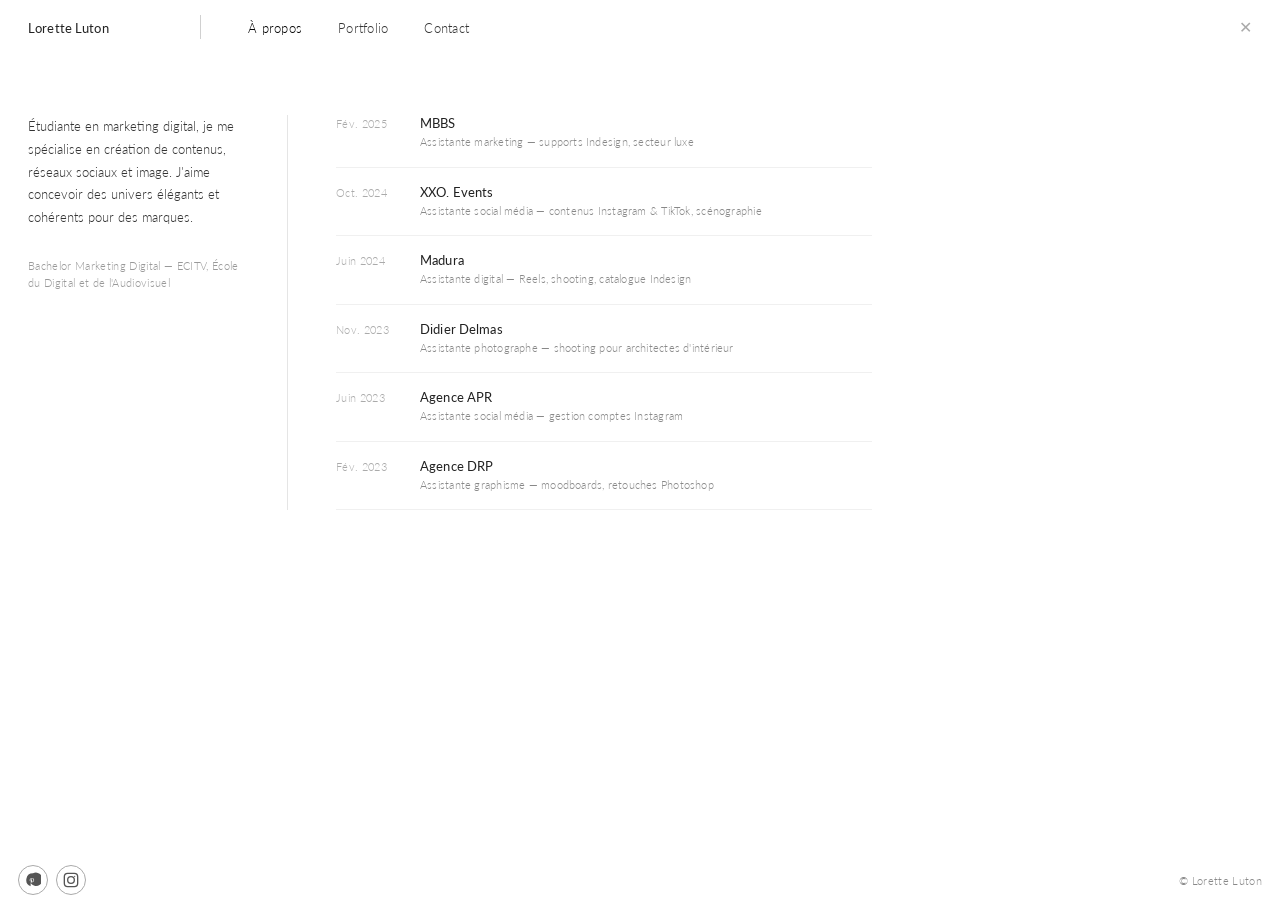
<file: about.html>
<!DOCTYPE html>
<html lang="fr">
<head>
<meta charset="UTF-8" />
<meta name="viewport" content="width=device-width, initial-scale=1.0"/>
<title>Lorette Luton — à propos</title>
<link rel="stylesheet" href="style.css" />
<link href="https://fonts.googleapis.com/css2?family=Lato:wght@300;400&display=swap" rel="stylesheet"/>
</head>
<body>

<nav class="navbar">
  <div class="nav-brand">
    <a href="bio.html">Lorette Luton</a>
  </div>
  <ul class="nav-links">
   <li><a href="about.html" class="active">À propos</a></li>
    <li><a href="portfolio.html">Portfolio</a></li>
    <li><a href="contact.html">Contact</a></li>
  </ul>
  <button class="btn-close" aria-label="Fermer">&#10005;</button>
</nav>

<main class="about-main">
  <div class="about-grid">

    <div class="about-left">
      <p class="about-intro">Étudiante en marketing digital, je me spécialise en création de contenus, réseaux sociaux et image. J'aime concevoir des univers élégants et cohérents pour des marques.</p>
      <p class="about-school">Bachelor Marketing Digital — ECITV, École du Digital et de l'Audiovisuel</p>
    </div>

    <div class="about-right">
      <ul class="experience-list">

        <li class="experience-item">
          <span class="exp-date">Fév. 2025</span>
          <div class="exp-body">
            <span class="exp-company">MBBS</span>
            <span class="exp-role">Assistante marketing — supports Indesign, secteur luxe</span>
          </div>
        </li>

        <li class="experience-item">
          <span class="exp-date">Oct. 2024</span>
          <div class="exp-body">
            <span class="exp-company">XXO. Events</span>
            <span class="exp-role">Assistante social média — contenus Instagram & TikTok, scénographie</span>
          </div>
        </li>

        <li class="experience-item">
          <span class="exp-date">Juin 2024</span>
          <div class="exp-body">
            <span class="exp-company">Madura</span>
            <span class="exp-role">Assistante digital — Reels, shooting, catalogue Indesign</span>
          </div>
        </li>

        <li class="experience-item">
          <span class="exp-date">Nov. 2023</span>
          <div class="exp-body">
            <span class="exp-company">Didier Delmas</span>
            <span class="exp-role">Assistante photographe — shooting pour architectes d'intérieur</span>
          </div>
        </li>

        <li class="experience-item">
          <span class="exp-date">Juin 2023</span>
          <div class="exp-body">
            <span class="exp-company">Agence APR</span>
            <span class="exp-role">Assistante social média — gestion comptes Instagram</span>
          </div>
        </li>

        <li class="experience-item">
          <span class="exp-date">Fév. 2023</span>
          <div class="exp-body">
            <span class="exp-company">Agence DRP</span>
            <span class="exp-role">Assistante graphisme — moodboards, retouches Photoshop</span>
          </div>
        </li>

      </ul>
    </div>

  </div>
</main>

<footer class="footer">
  <div class="footer-left">
    <a href="https://pinterest.com" class="social-btn" target="_blank" aria-label="Pinterest">
      <svg width="16" height="16" viewBox="0 0 24 24" fill="currentColor">
        <path d="M12 2a10 10 0 00-3.516 19.38c-.048-.823-.09-2.086.019-2.985.098-.82.634-5.23.634-5.23s-.162-.324-.162-.804c0-.754.437-1.318.981-1.318.462 0 .685.347.685.763 0 .465-.296 1.16-.449 1.805-.128.543.272.986.807.986.968 0 1.713-1.02 1.713-2.492 0-1.303-.937-2.215-2.275-2.215-1.55 0-2.46 1.162-2.46 2.363 0 .468.18.971.405 1.243a.163.163 0 01.037.156c-.04.172-.13.543-.148.619-.023.097-.075.118-.174.071-.65-.303-1.056-1.253-1.056-2.016 0-1.642 1.193-3.15 3.44-3.15 1.805 0 3.208 1.287 3.208 3.008 0 1.795-1.132 3.239-2.705 3.239-.528 0-1.025-.274-1.194-.597l-.325 1.239c-.117.452-.434 1.018-.647 1.363A10 10 0 1012 2z"/>
      </svg>
    </a>
    <a href="https://instagram.com" class="social-btn" target="_blank" aria-label="Instagram">
      <svg width="16" height="16" viewBox="0 0 24 24" fill="none" stroke="currentColor" stroke-width="2" stroke-linecap="round" stroke-linejoin="round">
        <rect x="2" y="2" width="20" height="20" rx="5" ry="5"/>
        <circle cx="12" cy="12" r="5"/>
        <circle cx="17.5" cy="6.5" r="1" fill="currentColor" stroke="none"/>
      </svg>
    </a>
  </div>
  <div class="footer-right">
    &copy; Lorette Luton
  </div>
</footer>

</body>
</html>
</file>
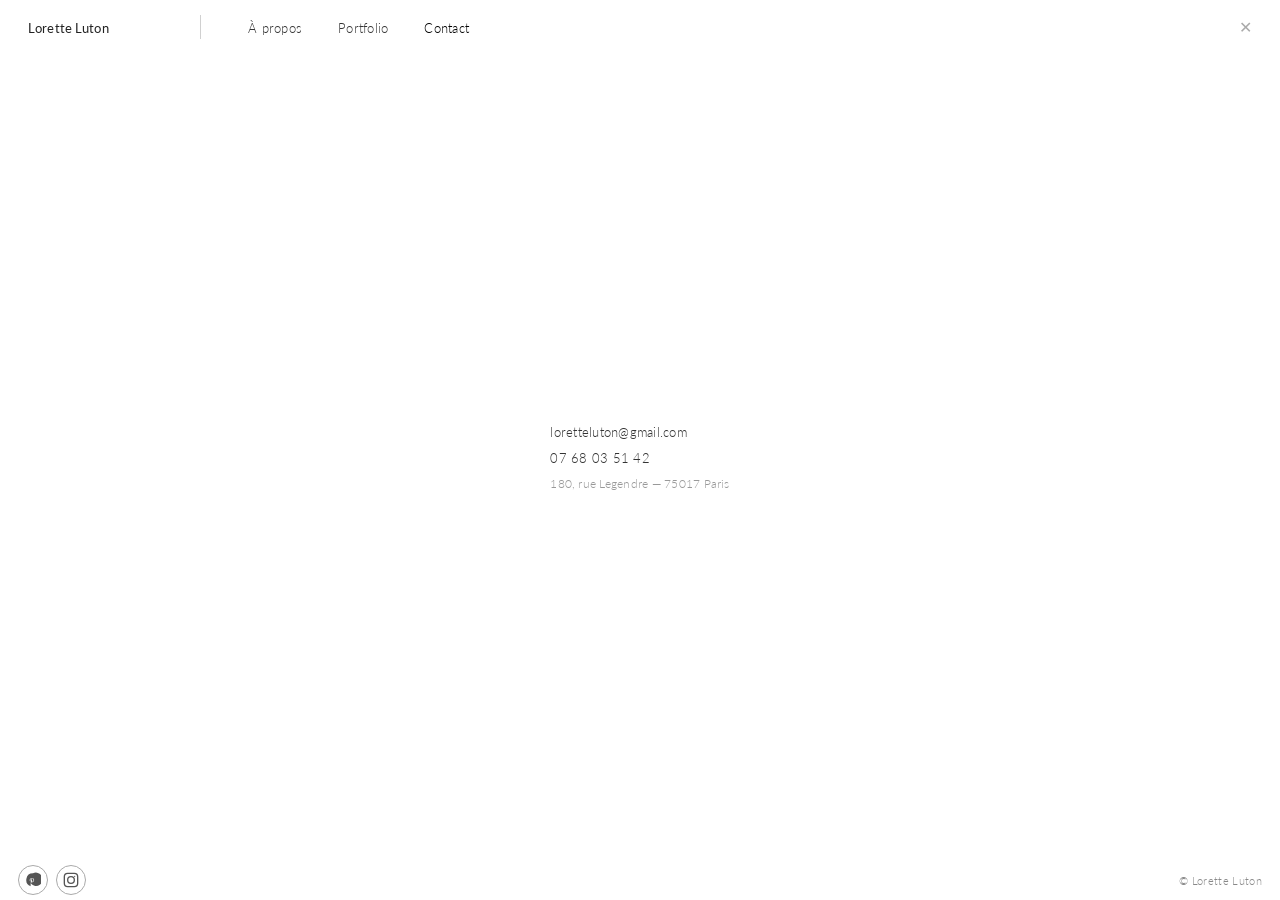
<file: contact.html>
<!DOCTYPE html>
<html lang="fr">
<head>
<meta charset="UTF-8" />
<meta name="viewport" content="width=device-width, initial-scale=1.0"/>
<title>Lorette Luton — Contact</title>
<link rel="stylesheet" href="style.css" />
<link href="https://fonts.googleapis.com/css2?family=Lato:wght@300;400&display=swap" rel="stylesheet"/>
</head>
<body>

<nav class="navbar">
  <div class="nav-brand">
    <a href="bio.html">Lorette Luton</a>
  </div>
  <ul class="nav-links">
    <li><a href="about.html">À propos</a></li>
    <li><a href="portfolio.html">Portfolio</a></li>
    <li><a href="contact.html" class="active">Contact</a></li>
  </ul>
  <button class="btn-close" aria-label="Fermer">&#10005;</button>
</nav>

<main class="contact-main">
  <div class="contact-block">
    <a href="mailto:loretteluton@gmail.com" class="contact-line">loretteluton@gmail.com</a>
    <a href="tel:+33768035142" class="contact-line">07 68 03 51 42</a>
    <span class="contact-line contact-address">180, rue Legendre — 75017 Paris</span>
  </div>
</main>

<footer class="footer">
  <div class="footer-left">
    <a href="https://pinterest.com" class="social-btn" target="_blank" aria-label="Pinterest">
      <svg width="16" height="16" viewBox="0 0 24 24" fill="currentColor">
        <path d="M12 2a10 10 0 00-3.516 19.38c-.048-.823-.09-2.086.019-2.985.098-.82.634-5.23.634-5.23s-.162-.324-.162-.804c0-.754.437-1.318.981-1.318.462 0 .685.347.685.763 0 .465-.296 1.16-.449 1.805-.128.543.272.986.807.986.968 0 1.713-1.02 1.713-2.492 0-1.303-.937-2.215-2.275-2.215-1.55 0-2.46 1.162-2.46 2.363 0 .468.18.971.405 1.243a.163.163 0 01.037.156c-.04.172-.13.543-.148.619-.023.097-.075.118-.174.071-.65-.303-1.056-1.253-1.056-2.016 0-1.642 1.193-3.15 3.44-3.15 1.805 0 3.208 1.287 3.208 3.008 0 1.795-1.132 3.239-2.705 3.239-.528 0-1.025-.274-1.194-.597l-.325 1.239c-.117.452-.434 1.018-.647 1.363A10 10 0 1012 2z"/>
      </svg>
    </a>
    <a href="https://instagram.com" class="social-btn" target="_blank" aria-label="Instagram">
      <svg width="16" height="16" viewBox="0 0 24 24" fill="none" stroke="currentColor" stroke-width="2" stroke-linecap="round" stroke-linejoin="round">
        <rect x="2" y="2" width="20" height="20" rx="5" ry="5"/>
        <circle cx="12" cy="12" r="5"/>
        <circle cx="17.5" cy="6.5" r="1" fill="currentColor" stroke="none"/>
      </svg>
    </a>
  </div>
  <div class="footer-right">
    &copy; Lorette Luton
  </div>
</footer>

</body>
</html>
</file>
<file: style.css>
*, *::before, *::after {
  margin: 0;
  padding: 0;
  box-sizing: border-box;
}

html, body {
  height: 100%;
}

body {
  background: #ffffff;
  color: #222222;
  font-family: 'Lato', 'Helvetica Neue', Helvetica, Arial, sans-serif;
  font-weight: 300;
  font-size: 13px;
  -webkit-font-smoothing: antialiased;
}

a {
  color: inherit;
  text-decoration: none;
}

/* NAVBAR */
.navbar {
  position: fixed;
  top: 0;
  left: 0;
  right: 0;
  z-index: 1000;
  height: 55px;
  background: #ffffff;
  display: flex;
  align-items: center;
  padding: 0 28px;
}

.navbar::after {
  content: '';
  position: absolute;
  left: 200px;
  top: 15px;
  height: 24px;
  width: 1px;
  background: #d0d0d0;
}

.nav-brand a {
  font-size: 13px;
  font-weight: 400;
  letter-spacing: 0.01em;
  color: #222;
  width: 170px;
  display: block;
  transition: color 0.15s;
}

.nav-brand a:hover {
  color: #888;
}

.nav-links {
  list-style: none;
  display: flex;
  align-items: center;
  gap: 0;
  margin-left: 32px;
}

.nav-links > li > a {
  display: flex;
  align-items: center;
  gap: 5px;
  font-size: 13px;
  font-weight: 300;
  color: #333;
  padding: 0 18px;
  height: 55px;
  letter-spacing: 0.02em;
  transition: color 0.15s;
}

.nav-links > li > a:hover,
.nav-links > li > a.active {
  color: #000;
}

.btn-close {
  position: absolute;
  right: 20px;
  top: 50%;
  transform: translateY(-50%);
  background: none;
  border: none;
  font-size: 16px;
  color: #aaa;
  cursor: pointer;
  line-height: 1;
  padding: 4px 8px;
  transition: color 0.15s;
}

.btn-close:hover {
  color: #333;
}

/* FOOTER */
.footer {
  position: fixed;
  bottom: 0;
  left: 0;
  right: 0;
  height: 40px;
  background: #ffffff;
  display: flex;
  align-items: center;
  justify-content: space-between;
  padding: 0 18px;
  z-index: 1000;
}

.footer-left {
  display: flex;
  align-items: center;
  gap: 8px;
}

.social-btn {
  display: flex;
  align-items: center;
  justify-content: center;
  width: 30px;
  height: 30px;
  border: 1.5px solid #aaa;
  border-radius: 50%;
  color: #555;
  transition: border-color 0.15s, color 0.15s;
}

.social-btn:hover {
  border-color: #222;
  color: #222;
}

.footer-right {
  font-size: 11px;
  font-weight: 300;
  color: #888;
  letter-spacing: 0.03em;
}

/* INDEX — SCROLL SNAPPING */
.portfolio-scroll {
  position: fixed;
  top: 55px;
  left: 0;
  right: 0;
  bottom: 40px;
  overflow-y: scroll;
  scroll-snap-type: y mandatory;
  -webkit-overflow-scrolling: touch;
  z-index: 1;
}

.slide {
  position: relative;
  width: 100%;
  height: 100%;
  scroll-snap-align: start;
  display: flex;
  flex-direction: column;
}

/* Index : cover, fond blanc */
.slide-img {
  width: 100%;
  flex: 1;
  object-fit: cover;
  object-position: center top;
  display: block;
  min-height: 0;
  background: #ffffff;
}

.slide-caption {
  flex-shrink: 0;
  height: 32px;
  display: flex;
  align-items: center;
  padding: 0 18px;
  font-size: 11px;
  font-weight: 300;
  color: #888;
  letter-spacing: 0.05em;
  background: #fff;
}

/* Portfolio dark : contain, fond noir */
.dark-scroll .slide-img {
  object-fit: contain;
  object-position: center top;
  background: #0a0a0a;
}

.dark-scroll .dark-caption {
  background: #0a0a0a;
  color: #555;
}

/* ABOUT */
.about-main {
  padding-top: 55px;
  padding-bottom: 40px;
  min-height: 100vh;
  display: flex;
  align-items: flex-start;
}

.about-grid {
  display: grid;
  grid-template-columns: 260px 1fr;
  gap: 0;
  width: 100%;
  padding: 60px 28px 40px;
  max-width: 900px;
}

.about-left {
  padding-right: 48px;
  border-right: 1px solid #e5e5e5;
}

.about-intro {
  font-size: 13px;
  font-weight: 300;
  line-height: 1.75;
  color: #333;
  margin-bottom: 28px;
}

.about-school {
  font-size: 11px;
  font-weight: 300;
  color: #999;
  letter-spacing: 0.03em;
  line-height: 1.6;
}

.about-right {
  padding-left: 48px;
}

.experience-list {
  list-style: none;
  display: flex;
  flex-direction: column;
  gap: 0;
}

.experience-item {
  display: flex;
  align-items: baseline;
  gap: 24px;
  padding: 16px 0;
  border-bottom: 1px solid #f0f0f0;
}

.experience-item:first-child {
  padding-top: 0;
}

.exp-date {
  font-size: 11px;
  font-weight: 300;
  color: #aaa;
  letter-spacing: 0.03em;
  white-space: nowrap;
  min-width: 60px;
}

.exp-body {
  display: flex;
  flex-direction: column;
  gap: 3px;
}

.exp-company {
  font-size: 13px;
  font-weight: 400;
  color: #222;
  letter-spacing: 0.01em;
}

.exp-role {
  font-size: 11px;
  font-weight: 300;
  color: #888;
  letter-spacing: 0.02em;
  line-height: 1.5;
}

/* CONTACT */
.contact-main {
  padding-top: 55px;
  padding-bottom: 40px;
  height: 100vh;
  display: flex;
  align-items: center;
  justify-content: center;
  gap: 80px;
  padding-left: 28px;
  padding-right: 28px;
}

.contact-block {
  display: flex;
  flex-direction: column;
  gap: 10px;
}

.contact-line {
  font-size: 13px;
  font-weight: 300;
  color: #333;
  letter-spacing: 0.02em;
  transition: color 0.15s;
}

a.contact-line:hover {
  color: #000;
}

.contact-address {
  color: #999;
  font-size: 12px;
}

.contact-photo {
  width: 260px;
  height: 340px;
  object-fit: cover;
  object-position: center;
}

/* BIO */
.bio-main {
  padding-top: 55px;
  padding-bottom: 40px;
  height: 100vh;
  display: flex;
  align-items: center;
  gap: 40px;
  padding-left: 60px;
  padding-right: 60px;
  overflow: hidden;
}

.bio-text {
  flex: 0 0 280px;
  display: flex;
  flex-direction: column;
  gap: 20px;
}

.bio-body {
  font-size: 13px;
  font-weight: 300;
  line-height: 1.85;
  color: #333;
}

.bio-location {
  font-size: 11px;
  font-weight: 300;
  color: #aaa;
  letter-spacing: 0.05em;
  margin-top: 8px;
}

.bio-photos {
  flex: 1;
  display: flex;
  gap: 10px;
  height: calc(100vh - 55px - 40px - 60px);
  min-width: 0;
}

.bio-photo--tall {
  flex: 1;
  min-width: 0;
  height: 100%;
  object-fit: cover;
  object-position: center;
  display: block;
}

.bio-photos-col {
  flex: 1;
  min-width: 0;
  display: flex;
  flex-direction: column;
  gap: 10px;
}

.bio-photos-col .bio-photo {
  flex: 1;
  width: 100%;
  min-height: 0;
  object-fit: cover;
  object-position: center;
  display: block;
}

/* DARK MODE (portfolio uniquement) */
body.dark {
  background: #0a0a0a;
  color: #ccc;
}

body.dark .navbar {
  background: #0a0a0a;
}

body.dark .navbar::after {
  background: #333;
}

body.dark .nav-brand a {
  color: #ccc;
}

body.dark .nav-links > li > a {
  color: #999;
}

body.dark .nav-links > li > a:hover,
body.dark .nav-links > li > a.active {
  color: #fff;
}

body.dark .btn-close {
  color: #555;
}

body.dark .btn-close:hover {
  color: #ccc;
}

body.dark .footer {
  background: #0a0a0a;
}

body.dark .footer-right {
  color: #555;
}

body.dark .social-btn {
  border-color: #444;
  color: #666;
}

body.dark .social-btn:hover {
  border-color: #ccc;
  color: #ccc;
}
</file>
